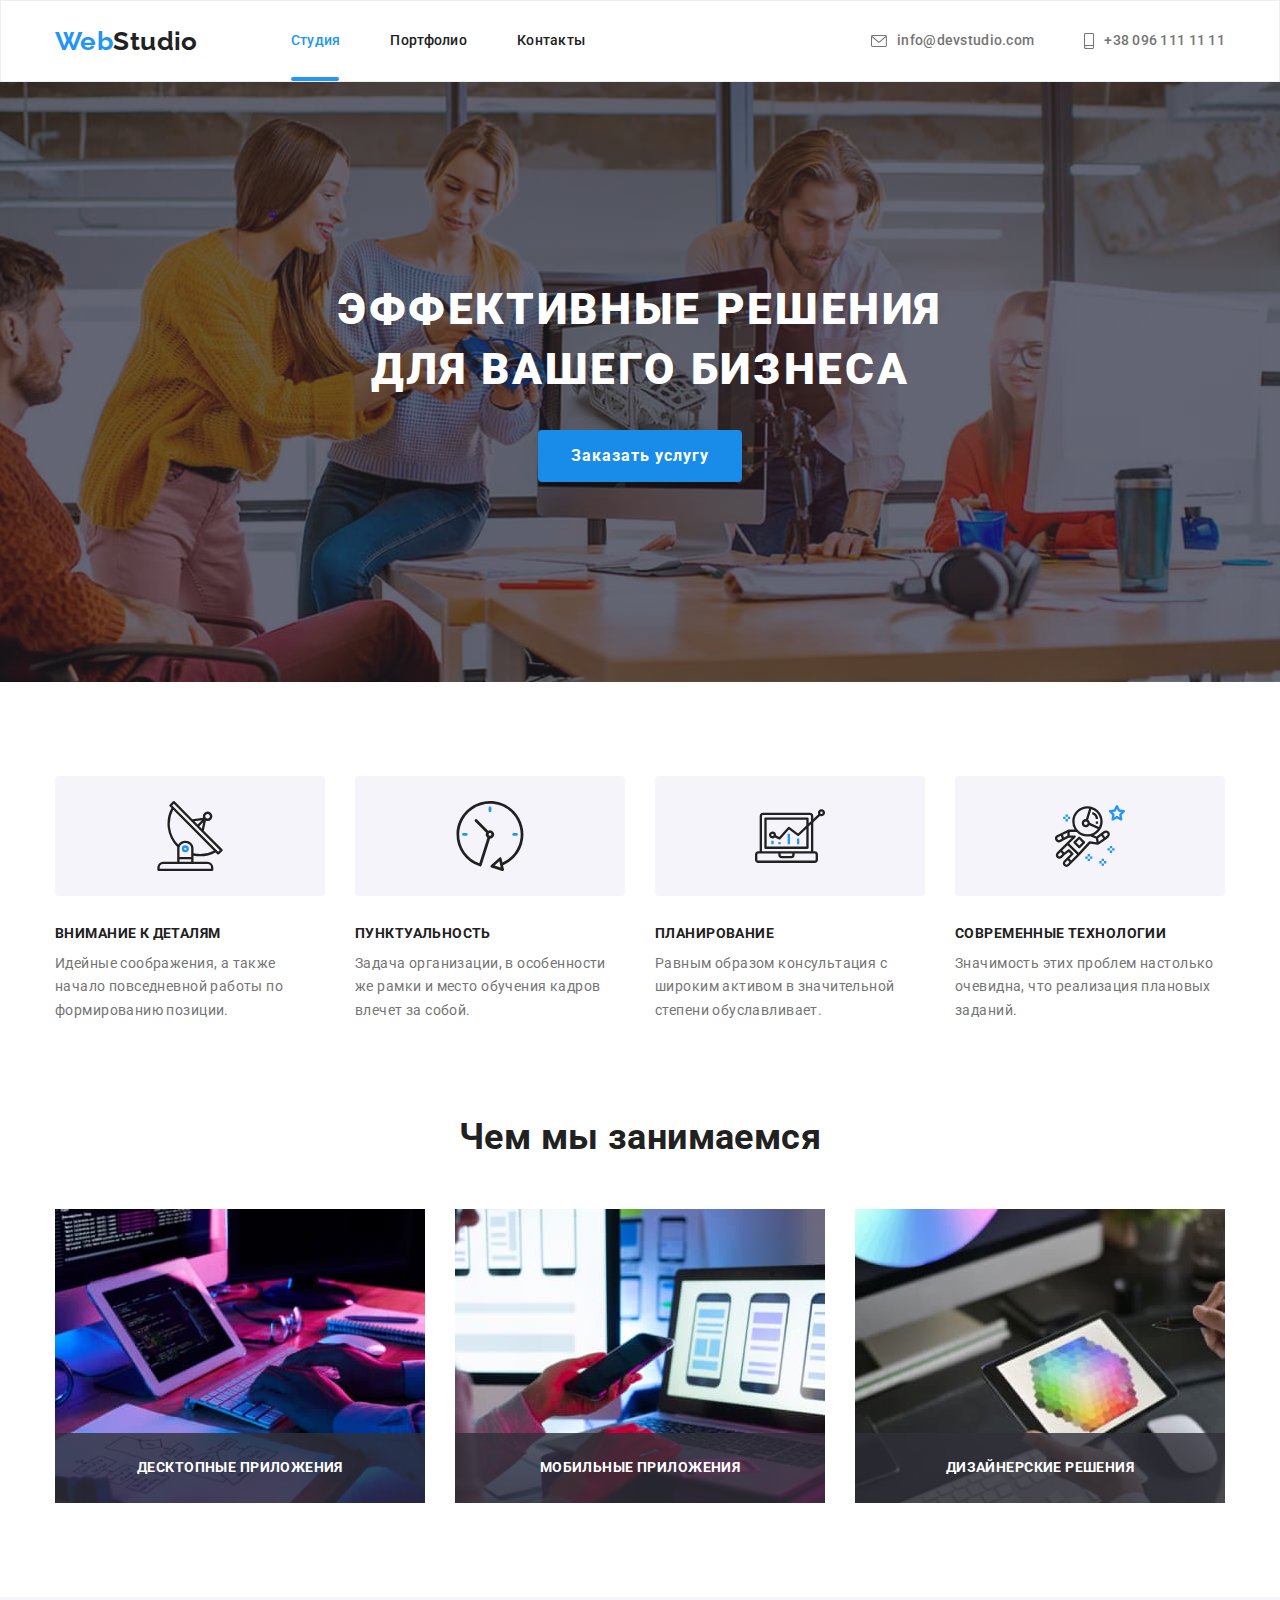
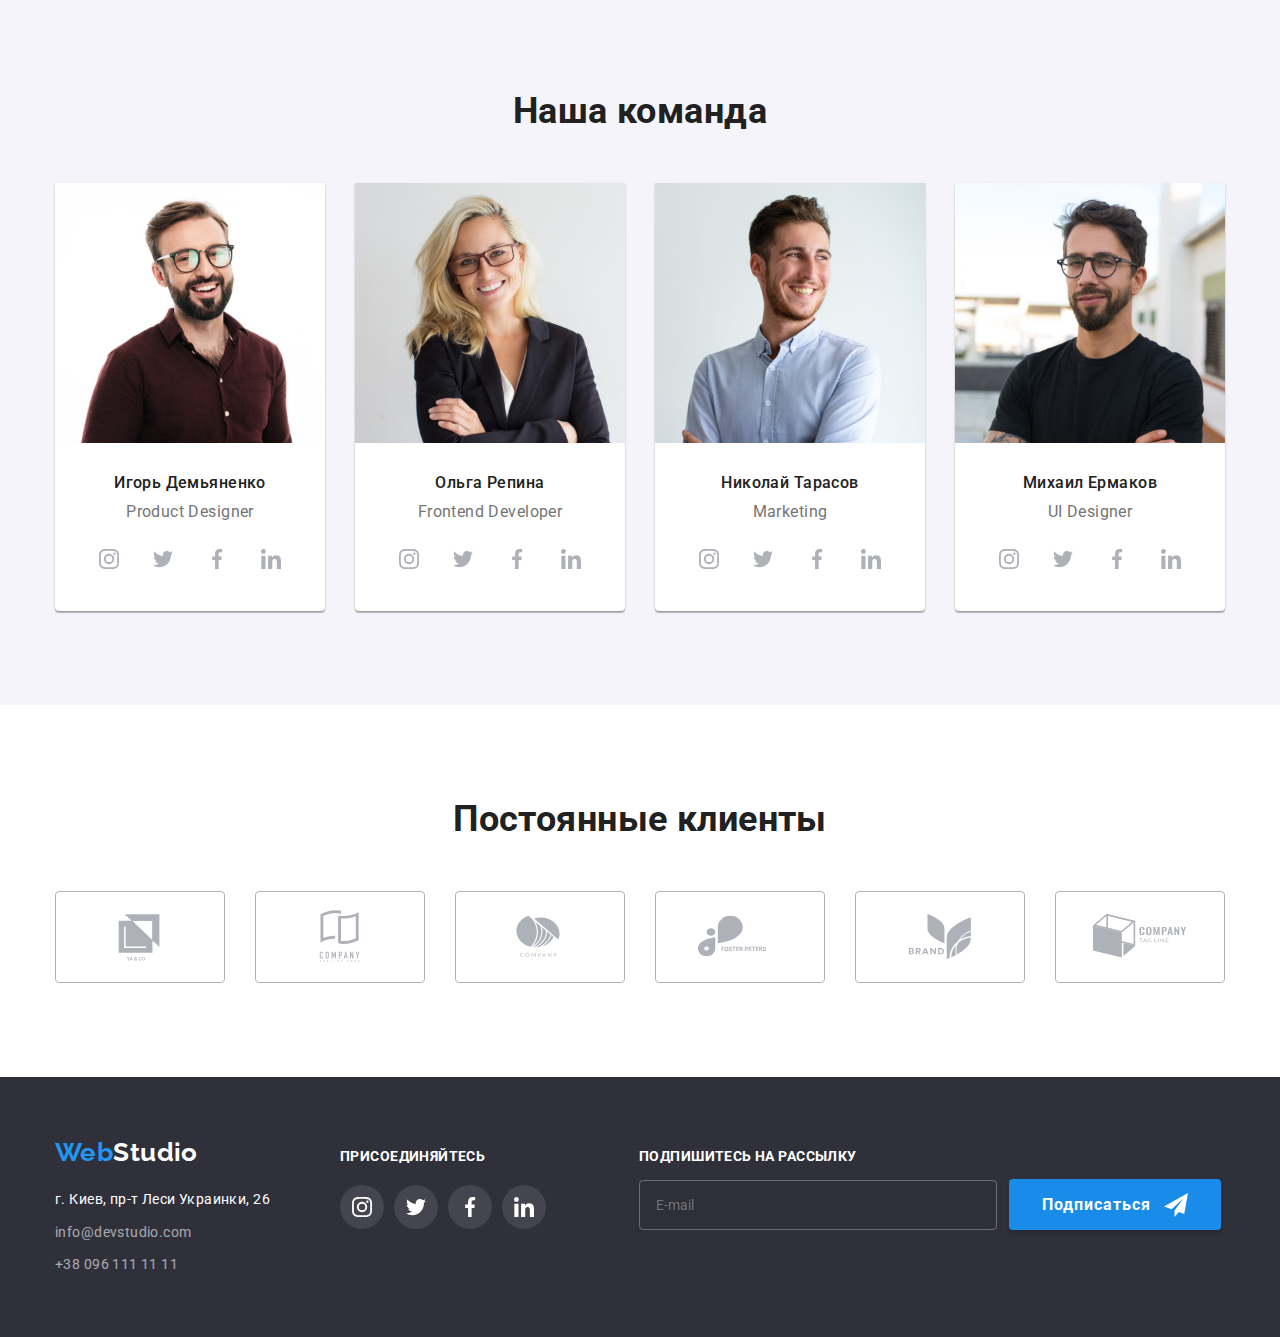
<file: index.html>
<!DOCTYPE html>
<html lang="ru">
  <head>
    <meta charset="UTF-8" />
    <meta http-equiv="X-UA-Compatible" content="IE=edge" />
    <meta name="viewport" content="width=device-width, initial-scale=1.0" />
    <title>WebStudio</title>
    <link
      rel="stylesheet"
      href="https://fonts.googleapis.com/css2?family=Raleway:wght@700&family=Roboto:wght@400;500;700;900&display=swap"
    />
    <link
      rel="stylesheet"
      href="https://cdnjs.cloudflare.com/ajax/libs/modern-normalize/1.1.0/modern-normalize.min.css"
    />
    <link rel="stylesheet" href="./css/main.min.css" />
  </head>

  <body>
    <!-- Шапка сайта -->
    <header class="header">
      <div class="container header__container">
        <nav class="nav">
          <a class="logo header__logo" href="./index.html"
            ><span class="header__logo--color">Web</span>Studio</a
          >

          <ul class="nav__list list">
            <li class="nav__item">
              <a class="nav__link nav__link--studio link" href="./index.html">Студия</a>
            </li>
            <li class="nav__item">
              <a class="nav__link link" href="./portfolio.html">Портфолио</a>
            </li>
            <li class="nav__item"><a class="nav__link link" href="">Контакты</a></li>
          </ul>
        </nav>

        <ul class="nav__list nav__list--right list">
          <li class="nav__item">
            <div class="nav__box">
              <a class="nav__link nav__link--color link" href="mailto:info@devstudio.com">
                <svg class="nav__icon" width="16" height="12">
                  <use href="./images/sprite.svg#icon-envelope"></use>
                </svg>
                info@devstudio.com
              </a>
            </div>
          </li>
          <li class="nav__item">
            <div class="nav__box">
              <a class="nav__link nav__link--color link" href="tel:+380961111111">
                <svg class="nav__icon phone" width="10" height="16">
                  <use href="./images/sprite.svg#icon-phone"></use>
                </svg>
                +38 096 111 11 11
              </a>
            </div>
          </li>
        </ul>
      </div>
    </header>

    <main>
      <!-- Герой -->
      <section class="hero">
        <div class="container">
          <h1 class="hero__title">Эффективные решения для вашего бизнеса</h1>
          <button class="button" type="button" data-modal-open>Заказать услугу</button>
        </div>
        <div class="backdrop is-hidden" data-modal>
          <div class="modal is-hidden">
            <button class="btn-close" data-modal-close>
              <svg class="btn-close__icon" width="18" height="18">
                <use href="./images/sprite.svg#icon-close"></use>
              </svg>
            </button>

            <form class="form" autocomplete="off">
              <p class="form__text">Оставьте свои данные, мы вам перезвоним</p>
              <div class="form__field">
                <label class="form__label" for="user-name">Имя</label>
                <input class="form__input" type="text" id="user-name" name="user-name" />
                <span class="form__wrapper">
                  <svg class="form__icon" width="18" height="18">
                    <use href="./images/sprite.svg#icon-person"></use>
                  </svg>
                </span>
              </div>

              <div class="form__field">
                <label class="form__label" for="user-tel">Телефон</label>
                <input class="form__input" type="tel" id="user-tel" name="user-tel" />
                <span class="form__wrapper">
                  <svg class="form__icon" width="18" height="18">
                    <use href="./images/sprite.svg#icon-phone-black"></use>
                  </svg>
                </span>
              </div>

              <div class="form__field">
                <label class="form__label" for="user-email">Почта</label>
                <input class="form__input" type="email" id="user-email" name="user-email" />
                <span class="form__wrapper">
                  <svg class="form__icon" width="18" height="18">
                    <use href="./images/sprite.svg#icon-mail-black"></use>
                  </svg>
                </span>
              </div>

              <label class="form__label" for="comment">Комментарий</label>
              <textarea
                class="form__comment"
                name="comment"
                id="comment"
                placeholder="Введите текст"
              ></textarea>
              <div class="agreement">
                <label class="agreement__label">
                  <input
                    class="agreement__input"
                    type="checkbox"
                    name="agreement"
                    value="agreement"
                  />
                  <span class="agreement__icon"></span>
                  <span class="agreement__text">Соглашаюсь с рассылкой и принимаю </span>
                  <a class="agreement__link" href=""
                    ><span class="agreement__link--text link"> Условия договора</span>
                  </a>
                </label>
              </div>
              <button class="button button__modal" type="submit">Отправить</button>
            </form>
          </div>
        </div>
      </section>

      <!-- Особенности нашей работы -->
      <section class="features">
        <div class="container">
          <h2 class="title visually-hidden">Особенности нашей работы</h2>
          <ul class="features__list list">
            <li class="features__container">
              <div class="features__box">
                <svg class="features__icon" width="70" height="70">
                  <use href="./images/sprite.svg#icon-features-1"></use>
                </svg>
              </div>
              <h3 class="features__subtitle">Внимание к деталям</h3>
              <p class="features__text">
                Идейные соображения, а также начало повседневной работы по формированию позиции.
              </p>
            </li>

            <li class="features__container">
              <div class="features__box">
                <svg class="features__icon" width="70" height="70">
                  <use href="./images/sprite.svg#icon-features-2"></use>
                </svg>
              </div>
              <h3 class="features__subtitle">Пунктуальность</h3>
              <p class="features__text">
                Задача организации, в особенности же рамки и место обучения кадров влечет за собой.
              </p>
            </li>

            <li class="features__container">
              <div class="features__box">
                <svg class="features__icon" width="70" height="70">
                  <use href="./images/sprite.svg#icon-features-3"></use>
                </svg>
              </div>
              <h3 class="features__subtitle">Планирование</h3>
              <p class="features__text">
                Равным образом консультация с широким активом в значительной степени обуславливает.
              </p>
            </li>

            <li class="features__container">
              <div class="features__box">
                <svg class="features__icon" width="70" height="70">
                  <use href="./images/sprite.svg#icon-features-4"></use>
                </svg>
              </div>
              <h3 class="features__subtitle">Современные технологии</h3>
              <p class="features__text">
                Значимость этих проблем настолько очевидна, что реализация плановых заданий.
              </p>
            </li>
          </ul>
        </div>
      </section>

      <!-- Чем мы занимаемся -->
      <section class="activity">
        <div class="container">
          <h2 class="title">Чем мы занимаемся</h2>
          <ul class="list activity__list">
            <li class="activity__item">
              <div class="activity__box">
                <img
                  class="activity__img"
                  src="./images/about/foto-1.jpg"
                  alt="Человек печатает код на ноутбуке"
                  width="370"
                  height="294"
                />
                <p class="activity__descr">Десктопные приложения</p>
              </div>
            </li>
            <li class="activity__item">
              <div class="activity__box">
                <img
                  class="activity__img"
                  src="./images/about/foto-2.jpg"
                  alt="Человек разрабатывает дизайн для мобильных приложений"
                  width="370"
                  height="294"
                />
                <p class="activity__descr">Мобильные приложения</p>
              </div>
            </li>
            <li class="activity__item">
              <div class="activity__box">
                <img
                  class="activity__img"
                  src="./images/about/foto-3.jpg"
                  alt="Человек выбирает цвет на палитре"
                  width="370"
                  height="294"
                />
                <p class="activity__descr">Дизайнерские решения</p>
              </div>
            </li>
          </ul>
        </div>
      </section>

      <!-- Наша команда -->
      <section class="team">
        <div class="container">
          <h2 class="title">Наша команда</h2>
          <ul class="list team__list">
            <li class="team__card">
              <img
                class="team__img"
                src="./images/team/igor.jpg"
                alt="Игорь Демьяненко"
                width="270"
                height="260"
              />
              <h3 class="team__name">Игорь Демьяненко</h3>
              <p class="team__text" lang="en">Product Designer</p>
              <ul class="list social-list">
                <li class="social-list__item">
                  <div class="social-list__box">
                    <a class="social-list__link" href="" aria-label="instagram">
                      <svg class="social-list__icon" width="20" height="20">
                        <use href="./images/sprite.svg#icon-instagram"></use>
                      </svg>
                    </a>
                  </div>
                </li>

                <li class="social-list__item">
                  <div class="social-list__box">
                    <a class="social-list__link" href="" aria-label="twitter">
                      <svg class="social-list__icon" width="20" height="20">
                        <use href="./images/sprite.svg#icon-twitter"></use>
                      </svg>
                    </a>
                  </div>
                </li>
                <li class="social-list__item">
                  <div class="social-list__box">
                    <a class="social-list__link" href="" aria-label="facebook">
                      <svg class="social-list__icon" width="20" height="20">
                        <use href="./images/sprite.svg#icon-facebook"></use>
                      </svg>
                    </a>
                  </div>
                </li>
                <li class="social-list__item">
                  <div class="social-list__box">
                    <a class="social-list__link" href="" aria-label="linkedin">
                      <svg class="social-list__icon" width="20" height="20">
                        <use href="./images/sprite.svg#icon-linkedin"></use>
                      </svg>
                    </a>
                  </div>
                </li>
              </ul>
            </li>

            <li class="team__card">
              <img
                class="team__img"
                src="./images/team/olga.jpg"
                alt="Ольга Репина"
                width="270"
                height="260"
              />
              <h3 class="team__name">Ольга Репина</h3>
              <p class="team__text" lang="en">Frontend Developer</p>
              <ul class="list social-list">
                <li class="social-list__item">
                  <div class="social-list__box">
                    <a class="social-list__link" href="" aria-label="instagram">
                      <svg class="social-list__icon" width="20" height="20">
                        <use href="./images/sprite.svg#icon-instagram"></use>
                      </svg>
                    </a>
                  </div>
                </li>

                <li class="social-list__item">
                  <div class="social-list__box">
                    <a class="social-list__link" href="" aria-label="twitter">
                      <svg class="social-list__icon" width="20" height="20">
                        <use href="./images/sprite.svg#icon-twitter"></use>
                      </svg>
                    </a>
                  </div>
                </li>
                <li class="social-list__item">
                  <div class="social-list__box">
                    <a class="social-list__link" href="" aria-label="facebook">
                      <svg class="social-list__icon" width="20" height="20">
                        <use href="./images/sprite.svg#icon-facebook"></use>
                      </svg>
                    </a>
                  </div>
                </li>
                <li class="social-list__item">
                  <div class="social-list__box">
                    <a class="social-list__link" href="" aria-label="linkedin">
                      <svg class="social-list__icon" width="20" height="20">
                        <use href="./images/sprite.svg#icon-linkedin"></use>
                      </svg>
                    </a>
                  </div>
                </li>
              </ul>
            </li>

            <li class="team__card">
              <img
                class="team__img"
                src="./images/team/nikolay.jpg"
                alt="Ольга Репина"
                width="270"
                height="260"
              />
              <h3 class="team__name">Николай Тарасов</h3>
              <p class="team__text" lang="en">Marketing</p>
              <ul class="list social-list">
                <li class="social-list__item">
                  <div class="social-list__box">
                    <a class="social-list__link" href="" aria-label="instagram">
                      <svg class="social-list__icon" width="20" height="20">
                        <use href="./images/sprite.svg#icon-instagram"></use>
                      </svg>
                    </a>
                  </div>
                </li>

                <li class="social-list__item">
                  <div class="social-list__box">
                    <a class="social-list__link" href="" aria-label="twitter">
                      <svg class="social-list__icon" width="20" height="20">
                        <use href="./images/sprite.svg#icon-twitter"></use>
                      </svg>
                    </a>
                  </div>
                </li>
                <li class="social-list__item">
                  <div class="social-list__box">
                    <a class="social-list__link" href="" aria-label="facebook">
                      <svg class="social-list__icon" width="20" height="20">
                        <use href="./images/sprite.svg#icon-facebook"></use>
                      </svg>
                    </a>
                  </div>
                </li>
                <li class="social-list__item">
                  <div class="social-list__box">
                    <a class="social-list__link" href="" aria-label="linkedin">
                      <svg class="social-list__icon" width="20" height="20">
                        <use href="./images/sprite.svg#icon-linkedin"></use>
                      </svg>
                    </a>
                  </div>
                </li>
              </ul>
            </li>

            <li class="team__card">
              <img
                class="team__img"
                src="./images/team/mihail.jpg"
                alt="Ольга Репина"
                width="270"
                height="260"
              />
              <h3 class="team__name">Михаил Ермаков</h3>
              <p class="team__text" lang="en">UI Designer</p>
              <ul class="list social-list">
                <li class="social-list__item">
                  <div class="social-list__box">
                    <a class="social-list__link" href="" aria-label="instagram">
                      <svg class="social-list__icon" width="20" height="20">
                        <use href="./images/sprite.svg#icon-instagram"></use>
                      </svg>
                    </a>
                  </div>
                </li>

                <li class="social-list__item">
                  <div class="social-list__box">
                    <a class="social-list__link" href="" aria-label="twitter">
                      <svg class="social-list__icon" width="20" height="20">
                        <use href="./images/sprite.svg#icon-twitter"></use>
                      </svg>
                    </a>
                  </div>
                </li>
                <li class="social-list__item">
                  <div class="social-list__box">
                    <a class="social-list__link" href="" aria-label="facebook">
                      <svg class="social-list__icon" width="20" height="20">
                        <use href="./images/sprite.svg#icon-facebook"></use>
                      </svg>
                    </a>
                  </div>
                </li>
                <li class="social-list__item">
                  <div class="social-list__box">
                    <a class="social-list__link" href="" aria-label="linkedin">
                      <svg class="social-list__icon" width="20" height="20">
                        <use href="./images/sprite.svg#icon-linkedin"></use>
                      </svg>
                    </a>
                  </div>
                </li>
              </ul>
            </li>
          </ul>
        </div>
      </section>

      <!-- Section regular customers -->
      <section class="customers">
        <div class="container">
          <h2 class="title">Постоянные клиенты</h2>
          <ul class="list customers__list">
            <li class="customers__item">
              <a class="customers__link" href="">
                <svg class="customers__icon" width="106" height="60">
                  <use href="./images/sprite.svg#icon-customers-1"></use>
                </svg>
              </a>
            </li>

            <li class="customers__item">
              <a class="customers__link" href="">
                <svg class="customers__icon" width="106" height="60">
                  <use href="./images/sprite.svg#icon-customers-2"></use>
                </svg>
              </a>
            </li>

            <li class="customers__item">
              <a class="customers__link" href="">
                <svg class="customers__icon" width="106" height="60">
                  <use href="./images/sprite.svg#icon-customers-3"></use>
                </svg>
              </a>
            </li>

            <li class="customers__item">
              <a class="customers__link" href="">
                <svg class="customers__icon" width="106" height="60">
                  <use href="./images/sprite.svg#icon-customers-4"></use>
                </svg>
              </a>
            </li>

            <li class="customers__item">
              <a class="customers__link" href="">
                <svg class="customers__icon" width="106" height="60">
                  <use href="./images/sprite.svg#icon-customers-5"></use>
                </svg>
              </a>
            </li>

            <li class="customers__item">
              <a class="customers__link" href="">
                <svg class="customers__icon" width="106" height="60">
                  <use href="./images/sprite.svg#icon-customers-6"></use>
                </svg>
              </a>
            </li>
          </ul>
        </div>
      </section>
    </main>

    <!-- Футер -->
    <footer class="footer">
      <div class="container">
        <div class="footer__container">
          <div class="footer__contacts">
            <a class="logo footer__logo" href="./index.html"
              ><span class="logo__footer--text">Web</span>Studio</a
            >
            <address class="adress">
              <ul class="footer__list list">
                <li class="footer__item footer__item--adress">
                  <a
                    class="link footer__link"
                    href="https://goo.gl/maps/1aV7GLh5moSTKQaL6"
                    target="_blank"
                    rel="noopener noreferrer"
                    >г. Киев, пр-т Леси Украинки, 26</a
                  >
                </li>
                <li class="footer__item footer__item--mail">
                  <a class="link footer__link footer__link--mail" href="mailto:info@devstudio.com"
                    >info@devstudio.com</a
                  >
                </li>
                <li class="footer__item footer__item--tel">
                  <a class="link footer__link footer__link--tel" href="tel:+380961111111"
                    >+38 096 111 11 11</a
                  >
                </li>
              </ul>
            </address>
          </div>

          <div class="social-media">
            <h3 class="social-media__title">присоединяйтесь</h3>
            <ul class="list social-media__list">
              <li class="social-media__item">
                <div class="social-media__block">
                  <a class="social-media__link" aria-label="instagram" href="">
                    <svg class="social-media__icon" width="20" height="20">
                      <use href="./images/sprite.svg#icon-instagram2"></use>
                    </svg>
                  </a>
                </div>
              </li>

              <li class="social-media__item">
                <div class="social-media__block">
                  <a class="social-media__link" aria-label="instagram" href="">
                    <svg class="social-media__icon" width="20" height="20">
                      <use href="./images/sprite.svg#icon-twitter2"></use>
                    </svg>
                  </a>
                </div>
              </li>

              <li class="social-media__item">
                <div class="social-media__block">
                  <a class="social-media__link" aria-label="facebook" href="">
                    <svg class="social-media__icon" width="20" height="20">
                      <use href="./images/sprite.svg#icon-facebook2"></use>
                    </svg>
                  </a>
                </div>
              </li>

              <li class="social-media__item">
                <div class="social-media__block">
                  <a class="social-media__link" aria-label="linkedin" href="">
                    <svg class="social-media__icon" width="20" height="20">
                      <use href="./images/sprite.svg#icon-linkedin2"></use>
                    </svg>
                  </a>
                </div>
              </li>
            </ul>
          </div>

          <div class="footer-modal">
            <form class="footer-modal__form" autocomplete="off">
              <p class="footer-modal__text">Подпишитесь на рассылку</p>
              <div class="footer-modal__box">
                <label class="footer-modal__email" for="email"></label>
                <input
                  class="footer-modal__input"
                  type="email"
                  name="email"
                  id="email"
                  placeholder="E-mail"
                />
                <button class="button" type="submit">
                  Подписаться
                  <svg class="button__icon" width="24" height="24">
                    <use href="./images/sprite.svg#icon-send"></use>
                  </svg>
                </button>
              </div>
            </form>
          </div>
        </div>
      </div>
    </footer>
    <script src="./js/modal.js"></script>
  </body>
</html>
</file>
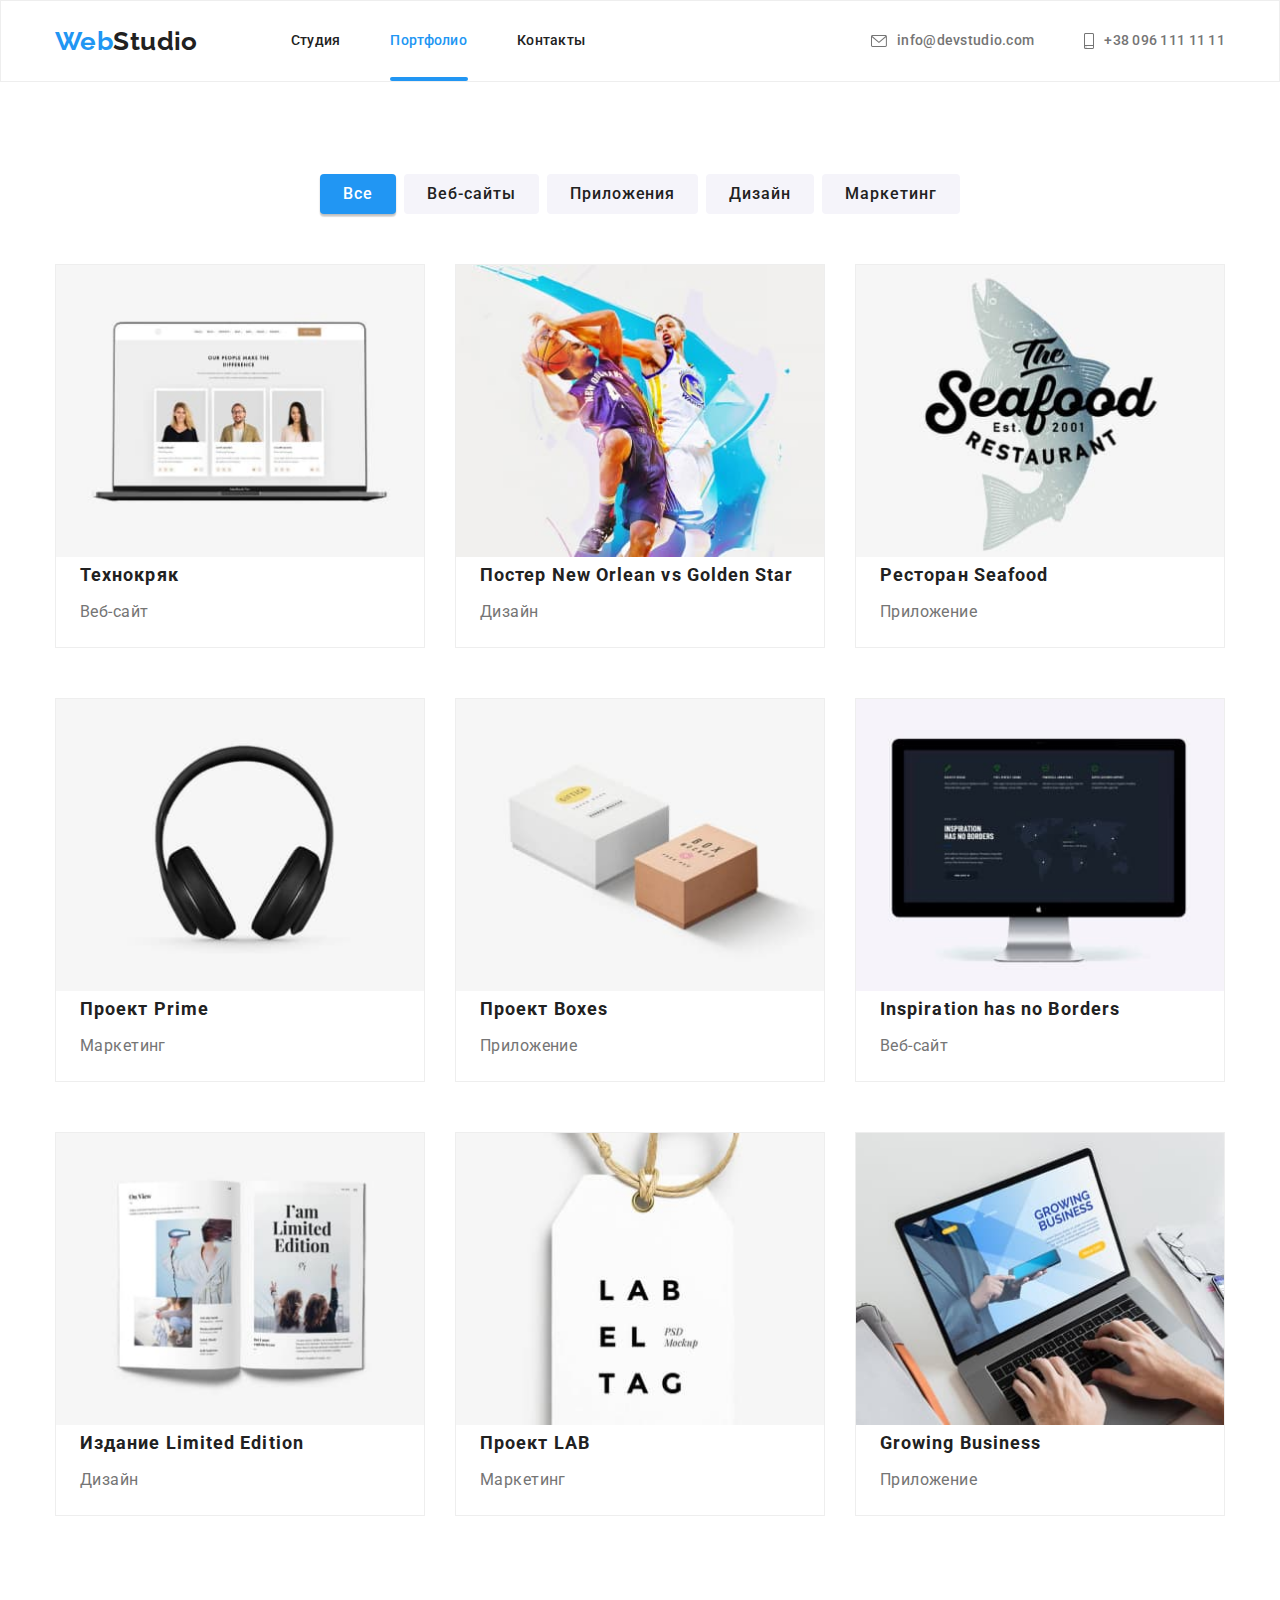
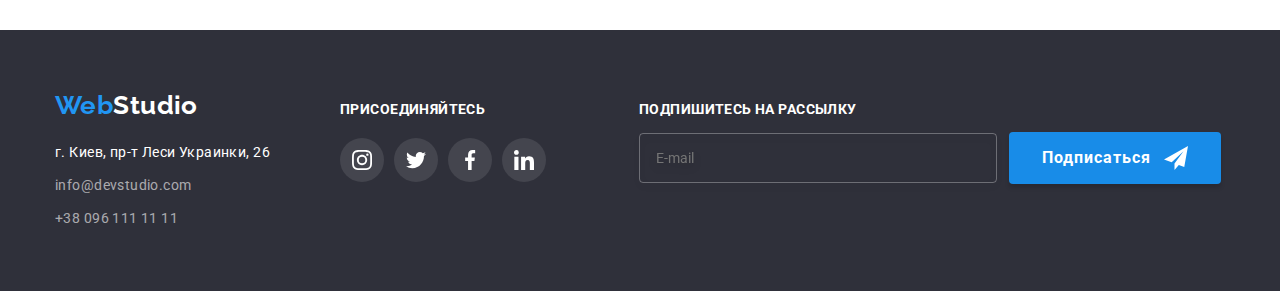
<file: portfolio.html>
<!DOCTYPE html>
<html lang="ru">
  <head>
    <meta charset="UTF-8" />
    <meta http-equiv="X-UA-Compatible" content="IE=edge" />
    <meta name="viewport" content="width=device-width, initial-scale=1.0" />
    <title>Portfolio</title>

    <link
      rel="stylesheet"
      href="https://fonts.googleapis.com/css2?family=Raleway:wght@700&family=Roboto:wght@400;500;700;900&display=swap"
    />
    <link
      rel="stylesheet"
      href="https://cdnjs.cloudflare.com/ajax/libs/modern-normalize/1.1.0/modern-normalize.min.css"
    />

    <link rel="stylesheet" href="./css/main.min.css" />
  </head>

  <body>
    <!-- Шапка сайта -->
    <header class="header">
      <div class="container header__container">
        <nav class="nav">
          <a class="logo header__logo" href="./index.html"
            ><span class="header__logo--color">Web</span>Studio</a
          >

          <ul class="nav__list list">
            <li class="nav__item">
              <a class="nav__link link" href="./index.html">Студия</a>
            </li>
            <li class="nav__item">
              <a class="nav__link nav__link--portfolio link" href="./portfolio.html">Портфолио</a>
            </li>
            <li class="nav__item"><a class="nav__link link" href="">Контакты</a></li>
          </ul>
        </nav>

        <ul class="nav__list nav__list--right list">
          <li class="nav__item">
            <div class="nav__box">
              <a class="nav__link nav__link--color link" href="mailto:info@devstudio.com">
                <svg class="nav__icon" width="16" height="12">
                  <use href="./images/sprite.svg#icon-envelope"></use>
                </svg>
                info@devstudio.com
              </a>
            </div>
          </li>
          <li class="nav__item">
            <div class="nav__box">
              <a class="nav__link nav__link--color link" href="tel:+380961111111">
                <svg class="nav__icon phone" width="10" height="16">
                  <use href="./images/sprite.svg#icon-phone"></use>
                </svg>
                +38 096 111 11 11
              </a>
            </div>
          </li>
        </ul>
      </div>
    </header>

    <main>
      <!-- Секция примеры работ -->
      <section class="portfolio">
        <div class="container">
          <h1 class="title visually-hidden">Примеры работ</h1>
          <ul class="list portfolio__list">
            <li class="portfolio__item">
              <button class="button button__portfolio button__portfolio--active" type="button">
                Все
              </button>
            </li>
            <li class="portfolio__item">
              <button class="button button__portfolio" type="button">Веб-сайты</button>
            </li>
            <li class="portfolio__item">
              <button class="button button__portfolio" type="button">Приложения</button>
            </li>
            <li class="portfolio__item">
              <button class="button button__portfolio" type="button">Дизайн</button>
            </li>
            <li class="portfolio__item">
              <button class="button button__portfolio" type="button">Маркетинг</button>
            </li>
          </ul>

          <ul class="list works-list">
            <!-- Пример №1 -->
            <li class="works__element">
              <a class="works__link" href="">
                <div class="works__thumb">
                  <img
                    class="works__img"
                    src="./images/portfolio/work-1.jpg"
                    alt="Пример работы №1"
                    width="370"
                    height="294"
                  />
                  <p class="works__descr">
                    Ресурс предлагает комплексные предложения с разным уровнем функционала и
                    сервисов. Все это позволит посетителю получить исчерпывающие сведения <br />
                    о компании или частном лице.
                  </p>
                </div>
                <h2 class="works__title">Технокряк</h2>
                <p class="works__text">Веб-сайт</p>
              </a>
            </li>
            <!-- Пример №2 -->
            <li class="works__element">
              <a class="works__link" href="">
                <div class="works__thumb">
                  <img
                    class="works__img"
                    src="./images/portfolio/work-2.jpg"
                    alt="Пример работы №2"
                    width="370"
                    height="294"
                  />
                  <p class="works__descr">
                    Ресурс предлагает комплексные предложения с разным уровнем функционала и
                    сервисов. Все это позволит посетителю получить исчерпывающие сведения <br />
                    о компании или частном лице.
                  </p>
                </div>

                <h2 class="works__title">Постер New Orlean vs Golden Star</h2>
                <p class="works__text">Дизайн</p>
              </a>
            </li>
            <!-- Пример №3 -->
            <li class="works__element">
              <a class="works__link" href="">
                <div class="works__thumb">
                  <img
                    class="works__img"
                    src="./images/portfolio/work-3.jpg"
                    alt="Пример работы №3"
                    width="370"
                    height="294"
                  />
                  <p class="works__descr">
                    Ресурс предлагает комплексные предложения с разным уровнем функционала и
                    сервисов. Все это позволит посетителю получить исчерпывающие сведения <br />
                    о компании или частном лице.
                  </p>
                </div>

                <h2 class="works__title">Ресторан Seafood</h2>
                <p class="works__text">Приложение</p>
              </a>
            </li>
            <!-- Пример №4 -->
            <li class="works__element">
              <a class="works__link" href="">
                <div class="works__thumb">
                  <img
                    class="works__img"
                    src="./images/portfolio/work-4.jpg"
                    alt="Пример работы №4"
                    width="370"
                    height="294"
                  />
                  <p class="works__descr">
                    Ресурс предлагает комплексные предложения с разным уровнем функционала и
                    сервисов. Все это позволит посетителю получить исчерпывающие сведения <br />
                    о компании или частном лице.
                  </p>
                </div>

                <h2 class="works__title">Проект Prime</h2>
                <p class="works__text">Маркетинг</p>
              </a>
            </li>
            <!-- Пример №5 -->
            <li class="works__element">
              <a class="works__link" href="">
                <div class="works__thumb">
                  <img
                    class="works__img"
                    src="./images/portfolio/work-5.jpg"
                    alt="Пример работы №5"
                    width="370"
                    height="294"
                  />
                  <p class="works__descr">
                    Ресурс предлагает комплексные предложения с разным уровнем функционала и
                    сервисов. Все это позволит посетителю получить исчерпывающие сведения <br />
                    о компании или частном лице.
                  </p>
                </div>

                <h2 class="works__title">Проект Boxes</h2>
                <p class="works__text">Приложение</p>
              </a>
            </li>
            <!-- Пример №6-->
            <li class="works__element">
              <a class="works__link" href="">
                <div class="works__thumb">
                  <img
                    class="works__img"
                    src="./images/portfolio/work-6.jpg"
                    alt="Пример работы №6"
                    width="370"
                    height="294"
                  />
                  <p class="works__descr">
                    Ресурс предлагает комплексные предложения с разным уровнем функционала и
                    сервисов. Все это позволит посетителю получить исчерпывающие сведения <br />
                    о компании или частном лице.
                  </p>
                </div>

                <h2 class="works__title">Inspiration has no Borders</h2>
                <p class="works__text">Веб-сайт</p>
              </a>
            </li>
            <!-- Пример №7 -->
            <li class="works__element">
              <a class="works__link" href="">
                <div class="works__thumb">
                  <img
                    class="works__img"
                    src="./images/portfolio/work-7.jpg"
                    alt="Пример работы №7"
                    width="370"
                    height="294"
                  />
                  <p class="works__descr">
                    Ресурс предлагает комплексные предложения с разным уровнем функционала и
                    сервисов. Все это позволит посетителю получить исчерпывающие сведения <br />
                    о компании или частном лице.
                  </p>
                </div>

                <h2 class="works__title">Издание Limited Edition</h2>
                <p class="works__text">Дизайн</p>
              </a>
            </li>
            <!-- Пример №8 -->
            <li class="works__element">
              <a class="works__link" href="">
                <div class="works__thumb">
                  <img
                    class="works__img"
                    src="./images/portfolio/work-8.jpg"
                    alt="Пример работы №8"
                    width="370"
                    height="294"
                  />
                  <p class="works__descr">
                    Ресурс предлагает комплексные предложения с разным уровнем функционала и
                    сервисов. Все это позволит посетителю получить исчерпывающие сведения <br />
                    о компании или частном лице.
                  </p>
                </div>

                <h2 class="works__title">Проект LAB</h2>
                <p class="works__text">Маркетинг</p>
              </a>
            </li>
            <!-- Пример №9 -->
            <li class="works__element">
              <a class="works__link" href="">
                <div class="works__thumb">
                  <img
                    class="works__img"
                    src="./images/portfolio/work-9.jpg"
                    alt="Пример работы №9"
                    width="370"
                    height="294"
                  />
                  <p class="works__descr">
                    Ресурс предлагает комплексные предложения с разным уровнем функционала и
                    сервисов. Все это позволит посетителю получить исчерпывающие сведения <br />
                    о компании или частном лице.
                  </p>
                </div>

                <h2 class="works__title">Growing Business</h2>
                <p class="works__text">Приложение</p>
              </a>
            </li>
          </ul>
        </div>
      </section>
    </main>
    <!-- Футер -->
    <footer class="footer">
      <div class="container">
        <div class="footer__container">
          <div class="footer__contacts">
            <a class="logo footer__logo" href="./index.html"
              ><span class="logo__footer--text">Web</span>Studio</a
            >
            <address class="adress">
              <ul class="footer__list list">
                <li class="footer__item footer__item--adress">
                  <a
                    class="link footer__link"
                    href="https://goo.gl/maps/1aV7GLh5moSTKQaL6"
                    target="_blank"
                    rel="noopener noreferrer"
                    >г. Киев, пр-т Леси Украинки, 26</a
                  >
                </li>
                <li class="footer__item footer__item--mail">
                  <a class="link footer__link footer__link--mail" href="mailto:info@devstudio.com"
                    >info@devstudio.com</a
                  >
                </li>
                <li class="footer__item footer__item--tel">
                  <a class="link footer__link footer__link--tel" href="tel:+380961111111"
                    >+38 096 111 11 11</a
                  >
                </li>
              </ul>
            </address>
          </div>

          <div class="social-media">
            <h3 class="social-media__title">присоединяйтесь</h3>
            <ul class="list social-media__list">
              <li class="social-media__item">
                <div class="social-media__block">
                  <a class="social-media__link" aria-label="instagram" href="">
                    <svg class="social-media__icon" width="20" height="20">
                      <use href="./images/sprite.svg#icon-instagram2"></use>
                    </svg>
                  </a>
                </div>
              </li>

              <li class="social-media__item">
                <div class="social-media__block">
                  <a class="social-media__link" aria-label="instagram" href="">
                    <svg class="social-media__icon" width="20" height="20">
                      <use href="./images/sprite.svg#icon-twitter2"></use>
                    </svg>
                  </a>
                </div>
              </li>

              <li class="social-media__item">
                <div class="social-media__block">
                  <a class="social-media__link" aria-label="facebook" href="">
                    <svg class="social-media__icon" width="20" height="20">
                      <use href="./images/sprite.svg#icon-facebook2"></use>
                    </svg>
                  </a>
                </div>
              </li>

              <li class="social-media__item">
                <div class="social-media__block">
                  <a class="social-media__link" aria-label="linkedin" href="">
                    <svg class="social-media__icon" width="20" height="20">
                      <use href="./images/sprite.svg#icon-linkedin2"></use>
                    </svg>
                  </a>
                </div>
              </li>
            </ul>
          </div>

          <div class="footer-modal">
            <form class="footer-modal__form" autocomplete="off">
              <p class="footer-modal__text">Подпишитесь на рассылку</p>
              <div class="footer-modal__box">
                <label class="footer-modal__email" for="email"></label>
                <input
                  class="footer-modal__input"
                  type="email"
                  name="email"
                  id="email"
                  placeholder="E-mail"
                />
                <button class="button" type="submit">
                  Подписаться
                  <svg class="button__icon" width="24" height="24">
                    <use href="./images/sprite.svg#icon-send"></use>
                  </svg>
                </button>
              </div>
            </form>
          </div>
        </div>
      </div>
    </footer>
  </body>
</html>
</file>
<file: css/main.min.css>
:root{--brand-color: #2196F3;--background-color: #ffffff;--text-color: #212121;--paragraph-color: #757575;--primary-font: Roboto, sans-serif;--secondary-font: Raleway, sans-serif}.portfolio,.customers,.team,.activity,.features,.hero{padding-top:94px;padding-bottom:94px}body{padding-top:80px;color:var(--text-color);background-color:var(--background-color);font-family:var(--primary-font);font-size:14px;letter-spacing:.03em}html{-webkit-box-sizing:border-box;box-sizing:border-box}*,*::after,*::before{-webkit-box-sizing:inherit;box-sizing:inherit}h1,h2,h3,h4,h5,h6,p{margin-top:0}.list{list-style:none;padding-left:0;margin:0}.link{text-decoration:none;color:inherit}img{display:block;max-width:100%;height:auto}address{font-style:inherit}.visually-hidden{position:absolute;width:1px;height:1px;margin:-1px;border:0;padding:0;white-space:nowrap;-webkit-clip-path:inset(100%);clip-path:inset(100%);clip:rect(0 0 0 0);overflow:hidden}.container{margin-left:auto;margin-right:auto;width:1200px;padding-left:15px;padding-right:15px}.button{font-weight:700;font-size:16px;line-height:1.87;display:-webkit-inline-box;display:-ms-inline-flexbox;display:inline-flex;-webkit-box-align:center;-ms-flex-align:center;align-items:center;padding:10px 32px;font-family:inherit;text-align:center;letter-spacing:.06em;color:var(--background-color);background-color:#188ce8;-webkit-box-shadow:0px 4px 4px rgba(0,0,0,.15);box-shadow:0px 4px 4px rgba(0,0,0,.15);border-radius:4px;border:1px solid rgba(0,0,0,0);-webkit-transition:background-color 250ms cubic-bezier(0.4, 0, 0.2, 1);transition:background-color 250ms cubic-bezier(0.4, 0, 0.2, 1)}.button:focus,.button:hover{cursor:pointer;background-color:var(--brand-color)}.logo{font-weight:700;font-size:26px;line-height:1.19;font-family:var(--secondary-font);font-weight:700;font-size:26px;line-height:1.19;color:var(--text-color)}.title{font-weight:700;font-size:36px;line-height:1.16;margin-bottom:50px;margin-top:0;text-align:center;color:var(--text-color)}.backdrop{position:fixed;z-index:3;top:0;left:0;width:100%;height:100%;background-color:rgba(0,0,0,.2);opacity:1;visibility:visible;-webkit-transition:opacity 250ms cubic-bezier(0.4, 0, 0.2, 1),visibility 250ms cubic-bezier(0.4, 0, 0.2, 1);transition:opacity 250ms cubic-bezier(0.4, 0, 0.2, 1),visibility 250ms cubic-bezier(0.4, 0, 0.2, 1)}.backdrop.is-hidden{opacity:0;pointer-events:none;visibility:hidden}.modal{position:absolute;top:50%;left:50%;width:528px;height:581px;padding:40px;-webkit-transform:translate(-50%, -50%) scale(1);transform:translate(-50%, -50%) scale(1);opacity:1;background-color:#fff;-webkit-box-shadow:0px 1px 3px rgba(0,0,0,.12),0px 1px 1px rgba(0,0,0,.14),0px 2px 1px rgba(0,0,0,.2);box-shadow:0px 1px 3px rgba(0,0,0,.12),0px 1px 1px rgba(0,0,0,.14),0px 2px 1px rgba(0,0,0,.2);border-radius:4px;-webkit-transition:opacity 250ms cubic-bezier(0.4, 0, 0.2, 1),-webkit-transform 250ms cubic-bezier(0.4, 0, 0.2, 1);transition:opacity 250ms cubic-bezier(0.4, 0, 0.2, 1),-webkit-transform 250ms cubic-bezier(0.4, 0, 0.2, 1);transition:transform 250ms cubic-bezier(0.4, 0, 0.2, 1),opacity 250ms cubic-bezier(0.4, 0, 0.2, 1);transition:transform 250ms cubic-bezier(0.4, 0, 0.2, 1),opacity 250ms cubic-bezier(0.4, 0, 0.2, 1),-webkit-transform 250ms cubic-bezier(0.4, 0, 0.2, 1)}.backdrop.is-hidden .modal{-webkit-transform:translate(-50%, -50%) scale(1.25);transform:translate(-50%, -50%) scale(1.25);opacity:0;-webkit-transition:opacity 250ms cubic-bezier(0.4, 0, 0.2, 1),-webkit-transform 250ms cubic-bezier(0.4, 0, 0.2, 1);transition:opacity 250ms cubic-bezier(0.4, 0, 0.2, 1),-webkit-transform 250ms cubic-bezier(0.4, 0, 0.2, 1);transition:transform 250ms cubic-bezier(0.4, 0, 0.2, 1),opacity 250ms cubic-bezier(0.4, 0, 0.2, 1);transition:transform 250ms cubic-bezier(0.4, 0, 0.2, 1),opacity 250ms cubic-bezier(0.4, 0, 0.2, 1),-webkit-transform 250ms cubic-bezier(0.4, 0, 0.2, 1)}.btn-close{position:absolute;top:8px;right:8px;padding:0;background-color:#fff;border:1px solid rgba(0,0,0,.1);border-radius:50%;cursor:pointer}.btn-close__icon{display:-webkit-box;display:-ms-flexbox;display:flex;-webkit-box-align:center;-ms-flex-align:center;align-items:center;-webkit-box-pack:center;-ms-flex-pack:center;justify-content:center;margin:6px;-webkit-transition:fill 250ms cubic-bezier(0.4, 0, 0.2, 1);transition:fill 250ms cubic-bezier(0.4, 0, 0.2, 1)}.btn-close:hover .btn-close__icon,.btn-close:focus .btn-close__icon{fill:var(--brand-color)}.form{display:-webkit-box;display:-ms-flexbox;display:flex;-webkit-box-orient:vertical;-webkit-box-direction:normal;-ms-flex-direction:column;flex-direction:column}.form__text{font-weight:700;font-size:20px;line-height:1.15;margin-bottom:12px;text-align:center;color:var(--text-color)}.form__field{position:relative;display:-webkit-box;display:-ms-flexbox;display:flex;-webkit-box-orient:vertical;-webkit-box-direction:normal;-ms-flex-direction:column;flex-direction:column;margin-bottom:10px}.form__label{font-weight:400;font-size:12px;line-height:1.16;margin-bottom:4px;text-align:left;letter-spacing:.01em;color:var(--paragraph-color)}.form__input{position:relative;cursor:pointer;padding-left:42px;padding-right:10px;width:100%;height:40px;border:1px solid rgba(33,33,33,.2);border-radius:4px;-webkit-transition:border-color 250ms cubic-bezier(0.4, 0, 0.2, 1),outline 250ms cubic-bezier(0.4, 0, 0.2, 1);transition:border-color 250ms cubic-bezier(0.4, 0, 0.2, 1),outline 250ms cubic-bezier(0.4, 0, 0.2, 1)}.form__input:focus{border-color:var(--brand-color);outline:1px solid var(--brand-color)}.form__wrapper{position:absolute;top:30px;left:12px;-webkit-transition:fill 250ms cubic-bezier(0.4, 0, 0.2, 1);transition:fill 250ms cubic-bezier(0.4, 0, 0.2, 1)}.form__input:focus~.form__wrapper{fill:var(--brand-color)}.form__comment{margin-bottom:20px;padding:12px 16px;width:100%;height:120px;border:1px solid rgba(33,33,33,.2);border-radius:4px;resize:none;-webkit-transition:border-color 250ms cubic-bezier(0.4, 0, 0.2, 1),outline 250ms cubic-bezier(0.4, 0, 0.2, 1);transition:border-color 250ms cubic-bezier(0.4, 0, 0.2, 1),outline 250ms cubic-bezier(0.4, 0, 0.2, 1)}.form__comment:focus{border-color:var(--brand-color);outline:1px solid var(--brand-color)}.form__comment::-webkit-input-placeholder{color:rgba(117,117,117,.5)}.form__comment::-moz-placeholder{color:rgba(117,117,117,.5)}.form__comment:-ms-input-placeholder{color:rgba(117,117,117,.5)}.form__comment::-ms-input-placeholder{color:rgba(117,117,117,.5)}.form__comment::placeholder{color:rgba(117,117,117,.5)}.agreement{margin-bottom:30px}.agreement__label{position:relative;display:-webkit-box;display:-ms-flexbox;display:flex;-webkit-box-align:center;-ms-flex-align:center;align-items:center;-webkit-box-pack:center;-ms-flex-pack:center;justify-content:center}.agreement__input{-moz-appearance:none;-webkit-appearance:none;appearance:none;position:absolute;outline:rgba(0,0,0,0);top:4px;left:-4px}.agreement__icon{margin-right:9px;width:16px;height:15px;border:2px solid #212121;border-radius:2px;-webkit-transition:background-color 250ms cubic-bezier(0.4, 0, 0.2, 1),border-color 250ms cubic-bezier(0.4, 0, 0.2, 1),outline 250ms cubic-bezier(0.4, 0, 0.2, 1);transition:background-color 250ms cubic-bezier(0.4, 0, 0.2, 1),border-color 250ms cubic-bezier(0.4, 0, 0.2, 1),outline 250ms cubic-bezier(0.4, 0, 0.2, 1)}.agreement__input:checked+.agreement__icon{background-color:var(--brand-color);border-color:var(--brand-color);background-image:url("../images/icons/check.svg");background-size:contain;background-origin:border-box}.agreement__input:focus+.agreement__icon{border:2px solid var(--brand-color)}.agreement__text{font-weight:400;font-size:14px;line-height:1.71;margin-bottom:0;margin-left:0;color:var(--paragraph-color);-webkit-user-select:none;-moz-user-select:none;-ms-user-select:none;user-select:none}.agreement__link{color:var(--brand-color)}.agreement__link--text{margin-left:2px;color:var(--brand-color)}.button__modal{display:-webkit-box;display:-ms-flexbox;display:flex;-webkit-box-pack:center;-ms-flex-pack:center;justify-content:center;width:200px;height:50px;margin-left:auto;margin-right:auto}.social-list{display:-webkit-box;display:-ms-flexbox;display:flex;-webkit-box-align:center;-ms-flex-align:center;align-items:center;-webkit-box-pack:center;-ms-flex-pack:center;justify-content:center;padding-bottom:30px}.social-list__item:not(:last-child){margin-right:10px}.social-list__icon{fill:currentColor}.social-list__link{display:-webkit-box;display:-ms-flexbox;display:flex;-webkit-box-align:center;-ms-flex-align:center;align-items:center;-webkit-box-pack:center;-ms-flex-pack:center;justify-content:center;width:44px;height:44px;background-color:#fff;border-radius:50%;cursor:pointer;color:#afb1b8;-webkit-transition:background-color 250ms cubic-bezier(0.4, 0, 0.2, 1),color 250ms cubic-bezier(0.4, 0, 0.2, 1);transition:background-color 250ms cubic-bezier(0.4, 0, 0.2, 1),color 250ms cubic-bezier(0.4, 0, 0.2, 1)}.social-list__link:hover,.social-list__link:focus{background-color:var(--brand-color);color:#fff}.header{position:fixed;top:0;left:0;width:100%;z-index:2;background-color:#fff;border:1px solid #eee}.nav,.header__container{display:-webkit-box;display:-ms-flexbox;display:flex;-webkit-box-align:center;-ms-flex-align:center;align-items:center}.link,.logo{text-decoration:none}.header__logo{margin-right:93px}.header__logo--color{color:var(--brand-color)}.nav__list{display:-webkit-box;display:-ms-flexbox;display:flex}.nav__list--right{margin-left:auto}.nav__item{margin-right:50px}.nav__item:last-child{margin-right:0}.nav__link{font-weight:500;line-height:1.14;display:-webkit-box;display:-ms-flexbox;display:flex;-webkit-box-align:center;-ms-flex-align:center;align-items:center;padding-top:32px;padding-bottom:32px;letter-spacing:.02em;color:var(--text-color);-webkit-transition:color 250ms cubic-bezier(0.4, 0, 0.2, 1);transition:color 250ms cubic-bezier(0.4, 0, 0.2, 1)}.nav__link:hover,.nav__link:focus{color:var(--brand-color)}.nav__link--color{color:var(--paragraph-color)}.nav__link--studio,.nav__link--portfolio{position:relative;color:var(--brand-color)}.nav__link--studio::after,.nav__link--portfolio::after{content:"";position:absolute;width:48px;height:4px;top:76px;background-color:var(--brand-color);border-radius:2px}.nav__link--portfolio::after{content:"";position:absolute;width:78px;height:4px;top:76px;background:var(--brand-color);border-radius:2px}.nav__icon{margin-right:10px;fill:currentColor;-webkit-transition-property:fill;transition-property:fill;-webkit-transition-duration:250ms;transition-duration:250ms;-webkit-transition-timing-function:cubic-bezier(0.4, 0, 0.2, 1);transition-timing-function:cubic-bezier(0.4, 0, 0.2, 1)}.nav__icon:focus,.nav__icon:hover{fill:var(--brand-color)}.hero{color:var(--background-color);background-color:#2f303a;text-align:center;padding:200px 0;background-image:-webkit-gradient(linear, left top, right top, from(rgba(47, 48, 58, 0.4)), to(rgba(47, 48, 58, 0.4))),url("../images/hero/people.jpg");background-image:linear-gradient(to right, rgba(47, 48, 58, 0.4), rgba(47, 48, 58, 0.4)),url("../images/hero/people.jpg");max-width:1600px;margin-left:auto;margin-right:auto;background-position:center;background-repeat:no-repeat;background-size:cover}.hero__title{font-weight:900;font-size:44px;line-height:1.36;padding-bottom:0;width:693px;margin-left:auto;margin-right:auto;margin-top:0;margin-bottom:30px;letter-spacing:.06em;text-transform:uppercase}.features__list{display:-webkit-box;display:-ms-flexbox;display:flex;-webkit-box-pack:center;-ms-flex-pack:center;justify-content:center}.features__container{margin-right:30px;width:calc((100% - 90px)/4);width:270px}.features__container:nth-child(4n){margin-right:0}.features__box{display:-webkit-box;display:-ms-flexbox;display:flex;-webkit-box-align:center;-ms-flex-align:center;align-items:center;-webkit-box-pack:center;-ms-flex-pack:center;justify-content:center;margin-bottom:30px;height:120px;border-radius:4px;background-color:#f5f4fa}.features__subtitle{font-weight:700;font-size:14px;line-height:1.14;margin-top:0;margin-bottom:10px;text-transform:uppercase}.features__text{margin-top:0;margin-bottom:0;color:var(--paragraph-color);line-height:1.71}.activity{padding-top:0;padding-bottom:94px}.activity__list{display:-webkit-box;display:-ms-flexbox;display:flex;-ms-flex-wrap:wrap;flex-wrap:wrap}.activity__item{margin-right:30px;width:calc((100% - 60px)/3)}.activity__item:nth-child(3n){margin-right:0}.activity__box{position:relative}.activity__descr{font-weight:700;line-height:1.14;position:absolute;top:100%;left:0;-webkit-transform:translate(0%, -100%);transform:translate(0%, -100%);z-index:1;display:-webkit-box;display:-ms-flexbox;display:flex;-webkit-box-align:center;-ms-flex-align:center;align-items:center;-webkit-box-pack:center;-ms-flex-pack:center;justify-content:center;width:370px;height:70px;margin:0;text-align:center;text-transform:uppercase;color:#fff;background-color:rgba(47,48,58,.8)}.team{background-color:#f5f4fa}.team__list{display:-webkit-box;display:-ms-flexbox;display:flex;-ms-flex-wrap:wrap;flex-wrap:wrap}.team__card{margin-right:30px;width:calc((100% - 90px)/4);-webkit-box-shadow:0px 1px 3px rgba(0,0,0,.12),0px 1px 1px rgba(0,0,0,.14),0px 2px 1px rgba(0,0,0,.2);box-shadow:0px 1px 3px rgba(0,0,0,.12),0px 1px 1px rgba(0,0,0,.14),0px 2px 1px rgba(0,0,0,.2);border-radius:0px 0px 4px 4px;background:#fff}.team__card:nth-child(4n){margin-right:0}.team__img{padding-bottom:30px}.team__name{font-weight:500;font-size:16px;line-height:1.19;margin-top:0;margin-bottom:10px;text-align:center}.team__text{font-size:16px;line-height:1.19;margin-top:0;margin-bottom:16px;color:var(--paragraph-color);font-size:16px;line-height:1.19;text-align:center}.customers__list{display:-webkit-box;display:-ms-flexbox;display:flex;-webkit-box-align:center;-ms-flex-align:center;align-items:center;-webkit-box-pack:justify;-ms-flex-pack:justify;justify-content:space-between}.customers__item{margin-right:30px;color:#afb1b8}.customers__item:last-child{margin-right:0}.customers__link{display:-webkit-box;display:-ms-flexbox;display:flex;-webkit-box-align:center;-ms-flex-align:center;align-items:center;-webkit-box-pack:center;-ms-flex-pack:center;justify-content:center;color:currentColor;width:170px;height:92px;border:1px solid #afb1b8;border-radius:4px;cursor:pointer;-webkit-transition:color 250ms cubic-bezier(0.4, 0, 0.2, 1),border 250ms cubic-bezier(0.4, 0, 0.2, 1);transition:color 250ms cubic-bezier(0.4, 0, 0.2, 1),border 250ms cubic-bezier(0.4, 0, 0.2, 1)}.customers__link:hover,.customers__link:focus{border:1px solid var(--brand-color);color:var(--brand-color)}.customers__icon{fill:currentColor}.footer{padding:60px 0;background-color:#2f303a}.footer__container{display:-webkit-box;display:-ms-flexbox;display:flex;-webkit-box-align:baseline;-ms-flex-align:baseline;align-items:baseline}.footer__contacts{margin-right:70px}.footer__logo{display:inline-block;padding:0;margin-bottom:20px;color:var(--background-color)}.logo__footer--text{color:var(--brand-color)}.footer__item:not(:last-child){margin-bottom:9px}.footer__item--adress{color:var(--background-color)}.footer__item--tel,.footer__item--mail{color:rgba(255,255,255,.6)}.footer__link{display:inline-block;padding:0;font-style:normal;line-height:1.71}.footer__link--mail:hover,.footer__link--mail:focus,.footer__link--tel:hover,.footer__link--tel:focus{color:var(--brand-color)}.social-media{margin-right:93px}.social-media__title{font-weight:700;font-size:14px;line-height:1.14;text-transform:uppercase;color:#fff;margin-bottom:20px}.social-media__list{display:-webkit-box;display:-ms-flexbox;display:flex;-webkit-box-align:center;-ms-flex-align:center;align-items:center;-webkit-box-pack:center;-ms-flex-pack:center;justify-content:center}.social-media__item:not(:last-child){margin-right:10px}.social-media__link{display:-webkit-inline-box;display:-ms-inline-flexbox;display:inline-flex;-webkit-box-pack:center;-ms-flex-pack:center;justify-content:center;-webkit-box-align:center;-ms-flex-align:center;align-items:center;width:44px;height:44px;cursor:pointer;border-radius:50%;background-color:rgba(255,255,255,.1);-webkit-transition:background-color 250ms cubic-bezier(0.4, 0, 0.2, 1);transition:background-color 250ms cubic-bezier(0.4, 0, 0.2, 1)}.social-media__link:hover,.social-media__link:focus{background-color:var(--brand-color)}.social-media__icon{fill:#fff}.footer-modal__text{font-weight:700;line-height:1.14;letter-spacing:.03em;text-transform:uppercase;color:#fff}.footer-modal__box{display:-webkit-box;display:-ms-flexbox;display:flex;-webkit-box-align:center;-ms-flex-align:center;align-items:center}.footer-modal__input{width:358px;height:50px;margin-right:12px;padding-left:16px;background-color:rgba(0,0,0,0);border:1px solid rgba(255,255,255,.3);-webkit-filter:drop-shadow(0px 4px 4px rgba(0, 0, 0, 0.15));filter:drop-shadow(0px 4px 4px rgba(0, 0, 0, 0.15));border-radius:4px;color:#fff;-webkit-transition:border 250ms cubic-bezier(0.4, 0, 0.2, 1);transition:border 250ms cubic-bezier(0.4, 0, 0.2, 1)}.footer-modal__input:focus{border:2px solid #fff}.button__icon{margin-left:13px}.portfolio__list{display:-webkit-box;display:-ms-flexbox;display:flex;margin-bottom:50px;-webkit-box-pack:center;-ms-flex-pack:center;justify-content:center}.portfolio__item{margin-right:8px}.portfolio__item:last-child{margin-right:0}.button__portfolio{display:inline-block;padding:6px 22px;font-weight:500;line-height:1.62;color:var(--text-color);background-color:#f5f4fa;-webkit-box-shadow:none;box-shadow:none;-webkit-transition:background-color 250ms cubic-bezier(0.4, 0, 0.2, 1),color 250ms cubic-bezier(0.4, 0, 0.2, 1),-webkit-box-shadow 250ms cubic-bezier(0.4, 0, 0.2, 1);transition:background-color 250ms cubic-bezier(0.4, 0, 0.2, 1),color 250ms cubic-bezier(0.4, 0, 0.2, 1),-webkit-box-shadow 250ms cubic-bezier(0.4, 0, 0.2, 1);transition:background-color 250ms cubic-bezier(0.4, 0, 0.2, 1),color 250ms cubic-bezier(0.4, 0, 0.2, 1),box-shadow 250ms cubic-bezier(0.4, 0, 0.2, 1);transition:background-color 250ms cubic-bezier(0.4, 0, 0.2, 1),color 250ms cubic-bezier(0.4, 0, 0.2, 1),box-shadow 250ms cubic-bezier(0.4, 0, 0.2, 1),-webkit-box-shadow 250ms cubic-bezier(0.4, 0, 0.2, 1)}.button__portfolio:hover,.button__portfolio:focus{background-color:var(--brand-color);color:var(--background-color);-webkit-box-shadow:0px 3px 1px rgba(0,0,0,.1),0px 1px 2px rgba(0,0,0,.08),0px 2px 2px rgba(0,0,0,.12);box-shadow:0px 3px 1px rgba(0,0,0,.1),0px 1px 2px rgba(0,0,0,.08),0px 2px 2px rgba(0,0,0,.12)}.button__portfolio--active{color:var(--background-color);background-color:var(--brand-color);-webkit-box-shadow:0px 3px 1px rgba(0,0,0,.1),0px 1px 2px rgba(0,0,0,.08),0px 2px 2px rgba(0,0,0,.12);box-shadow:0px 3px 1px rgba(0,0,0,.1),0px 1px 2px rgba(0,0,0,.08),0px 2px 2px rgba(0,0,0,.12);border-radius:4px}.works-list{display:-webkit-box;display:-ms-flexbox;display:flex;-ms-flex-wrap:wrap;flex-wrap:wrap}.works__element{margin-bottom:30px;margin-right:30px;width:calc((100% - 60px)/3);height:404px}.works__element:nth-child(3n){margin-right:0}.works__element:nth-last-child(-n+3){margin-bottom:0}.works__link{display:block;text-decoration:none;border:1px solid #eee;-webkit-transition:-webkit-box-shadow 250ms cubic-bezier(0.4, 0, 0.2, 1);transition:-webkit-box-shadow 250ms cubic-bezier(0.4, 0, 0.2, 1);transition:box-shadow 250ms cubic-bezier(0.4, 0, 0.2, 1);transition:box-shadow 250ms cubic-bezier(0.4, 0, 0.2, 1), -webkit-box-shadow 250ms cubic-bezier(0.4, 0, 0.2, 1)}.works__link:hover,.works__link:focus{-webkit-box-shadow:0px 1px 1px rgba(0,0,0,.12),0px 4px 4px rgba(0,0,0,.06),1px 4px 6px rgba(0,0,0,.16);box-shadow:0px 1px 1px rgba(0,0,0,.12),0px 4px 4px rgba(0,0,0,.06),1px 4px 6px rgba(0,0,0,.16)}.works__thumb{position:relative;overflow:hidden}.works__descr{font-weight:400;font-size:18px;line-height:1.56;position:absolute;z-index:1;top:0;left:0;width:100%;height:100%;margin:0;padding:63px 24px;color:#fff;background-color:rgba(33,150,243,.9);-webkit-transform:translateY(100%);transform:translateY(100%);-webkit-transition:-webkit-transform 250ms cubic-bezier(0.4, 0, 0.2, 1);transition:-webkit-transform 250ms cubic-bezier(0.4, 0, 0.2, 1);transition:transform 250ms cubic-bezier(0.4, 0, 0.2, 1);transition:transform 250ms cubic-bezier(0.4, 0, 0.2, 1), -webkit-transform 250ms cubic-bezier(0.4, 0, 0.2, 1)}.works__link:hover .works__descr,.works__link:focus .works__descr{-webkit-transform:translateY(0);transform:translateY(0)}.works__title{font-weight:700;font-size:18px;line-height:2;color:var(--text-color);letter-spacing:.06em;margin-top:0;margin-bottom:4px;margin-left:24px}.works__text{font-size:16px;line-height:1.88;margin-top:0;margin-bottom:20px;margin-left:24px;font-size:16px;line-height:1.88;color:var(--paragraph-color)}/*# sourceMappingURL=main.min.css.map */
</file>
